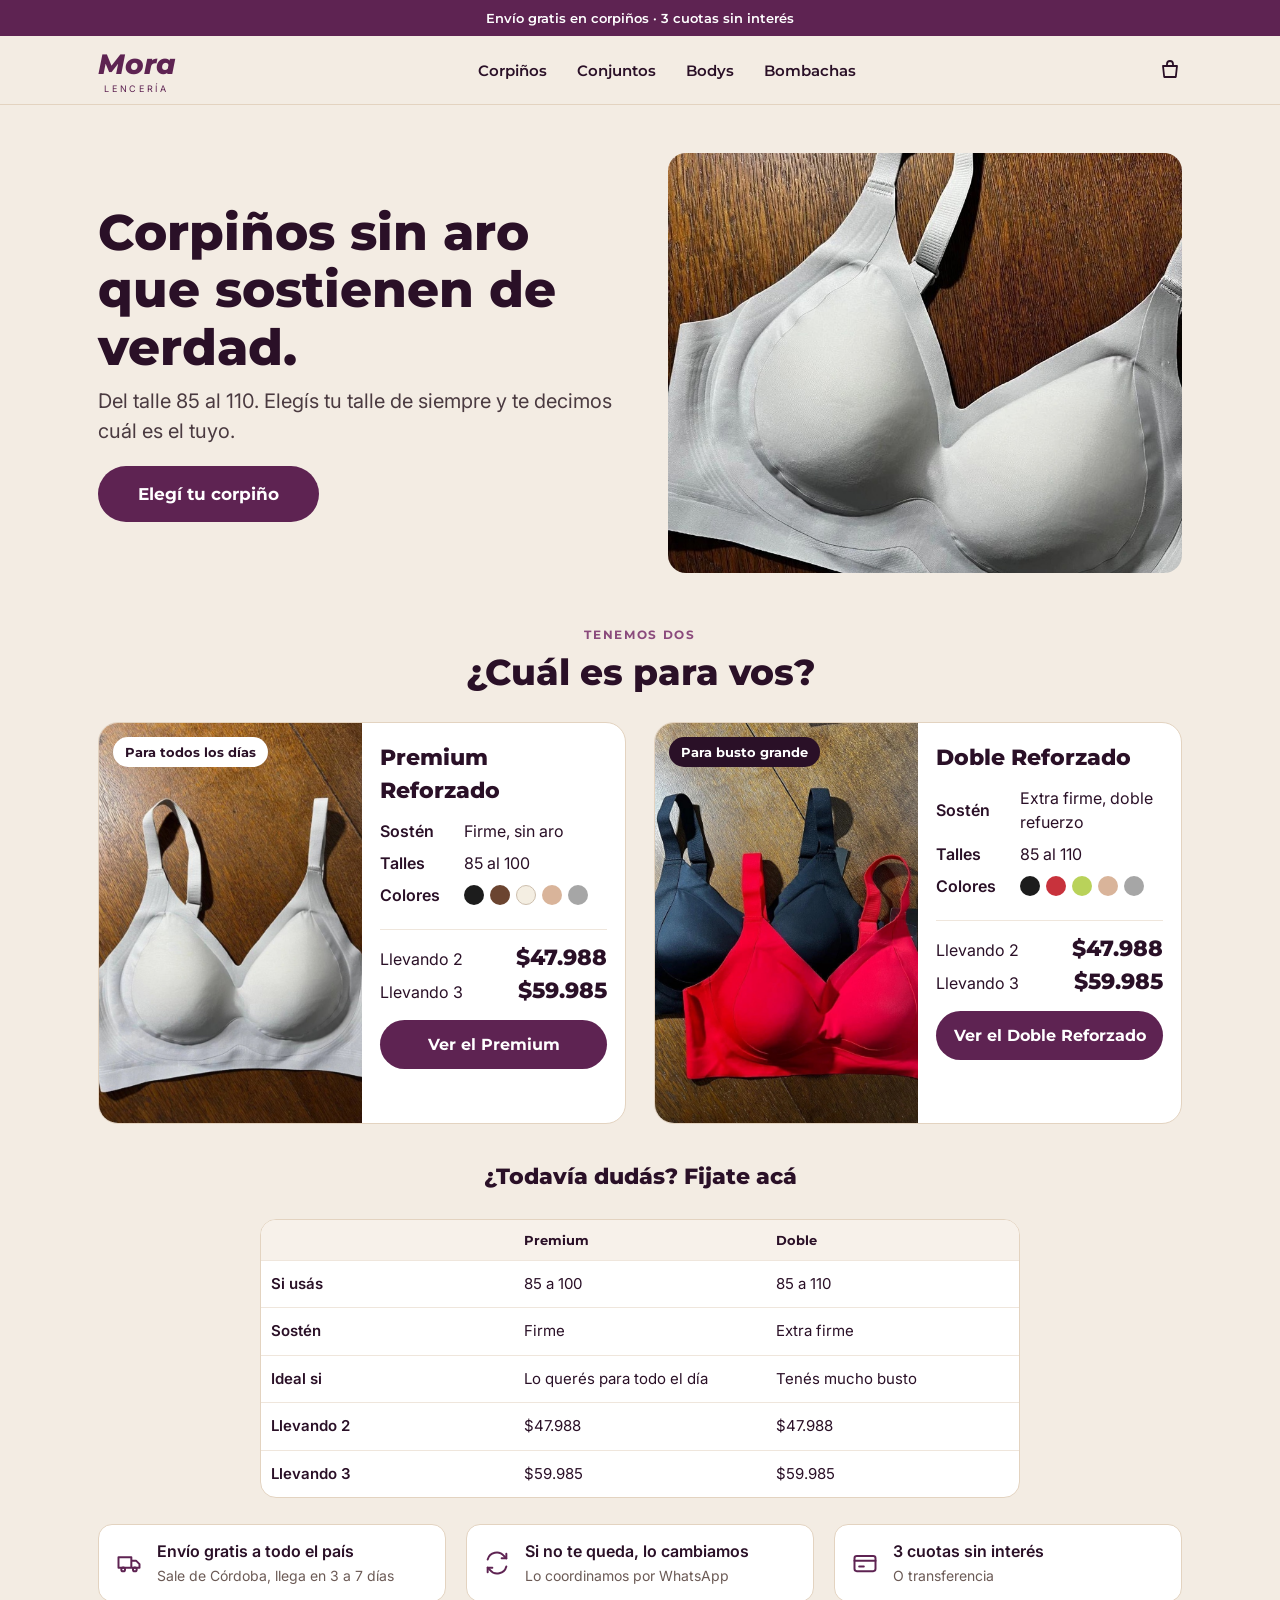
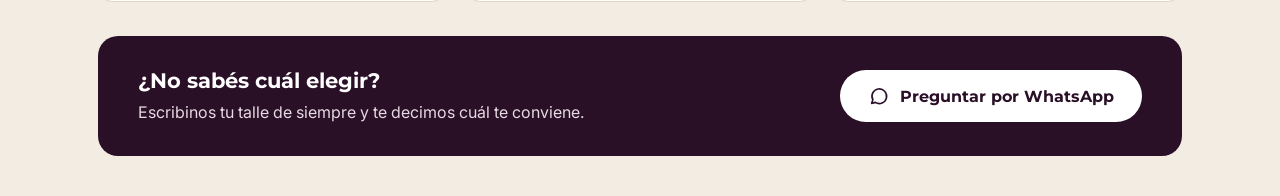
<file: index.html>
<!doctype html>
<html lang="es">
<head>
<meta charset="utf-8">
<meta name="viewport" content="width=device-width,initial-scale=1">
<title>Mora Lencería · vista previa</title>
<meta name="robots" content="noindex">
<link rel="preconnect" href="https://fonts.googleapis.com">
<link rel="stylesheet" href="https://fonts.googleapis.com/css2?family=Montserrat:wght@600;700;800&family=Inter:wght@400;600&display=swap">
<link rel="stylesheet" href="estilo.css">
</head>
<body>
<div class="barra">Envío gratis en corpiños · 3 cuotas sin interés</div>
<header class="cab"><div class="wrap">
  <span class="ico menu"><svg width="24" height="24" viewBox="0 0 24 24" fill="none" stroke="currentColor" stroke-width="1.8" stroke-linecap="round" aria-hidden="true"><path d="M4 7h16M4 12h16M4 17h16"/></svg></span>
  <a class="logo" href="index.html"><b>Mora</b><span>LENCERÍA</span></a>
  <nav class="nav"><a href="#elegi">Corpiños</a><a href="#">Conjuntos</a><a href="#">Bodys</a><a href="#">Bombachas</a></nav>
  <span class="ico"><svg width="24" height="24" viewBox="0 0 24 24" fill="none" stroke="currentColor" stroke-width="1.8" stroke-linecap="round" stroke-linejoin="round" aria-hidden="true"><path d="M5 8h14l-1.2 11H6.2z"/><path d="M9 8V6a3 3 0 0 1 6 0v2"/></svg></span>
</div></header>

<main class="wrap">
  <section class="hero">
    <img src="img/premium2.jpg" alt="Corpiño Mora sin aro">
    <div>
      <h1>Corpiños sin aro que sostienen de verdad.</h1>
      <p>Del talle 85 al 110. Elegís tu talle de siempre y te decimos cuál es el tuyo.</p>
      <a class="btn" href="#elegi">Elegí tu corpiño</a>
    </div>
  </section>

  <section id="elegi">
    <div class="centro"><span class="eti">Tenemos dos</span><h2 class="sec-t">¿Cuál es para vos?</h2></div>
    <div class="dos">
      <a class="card" href="premium.html">
        <div class="foto"><img src="img/premium.jpg" alt="Corpiño Premium Reforzado"><span class="pill">Para todos los días</span></div>
        <div class="info">
          <h3>Premium Reforzado</h3>
          <div class="dato"><b>Sostén</b><span>Firme, sin aro</span></div>
          <div class="dato"><b>Talles</b><span>85 al 100</span></div>
          <div class="dato"><b>Colores</b><span class="puntos"><i style="background:#1C1C1C"></i><i style="background:#6B4430"></i><i style="background:#F4EEE2;border:1px solid #CDBFAE"></i><i style="background:#D9B49A"></i><i style="background:#A6A6A6"></i></span></div>
          <div class="precios">
            <div><span>Llevando 2</span><strong>$47.988</strong></div>
            <div><span>Llevando 3</span><strong>$59.985</strong></div>
          </div>
          <span class="btn">Ver el Premium</span>
        </div>
      </a>
      <a class="card" href="doble.html">
        <div class="foto"><img src="img/doble.jpg" alt="Corpiño Doble Reforzado"><span class="pill osc">Para busto grande</span></div>
        <div class="info">
          <h3>Doble Reforzado</h3>
          <div class="dato"><b>Sostén</b><span>Extra firme, doble refuerzo</span></div>
          <div class="dato"><b>Talles</b><span>85 al 110</span></div>
          <div class="dato"><b>Colores</b><span class="puntos"><i style="background:#1C1C1C"></i><i style="background:#C8323C"></i><i style="background:#B9D25A"></i><i style="background:#D9B49A"></i><i style="background:#A6A6A6"></i></span></div>
          <div class="precios">
            <div><span>Llevando 2</span><strong>$47.988</strong></div>
            <div><span>Llevando 3</span><strong>$59.985</strong></div>
          </div>
          <span class="btn">Ver el Doble Reforzado</span>
        </div>
      </a>
    </div>
  </section>

  <section style="padding-top:34px">
    <h2 class="sec-t centro" style="font-size:22px">¿Todavía dudás? Fijate acá</h2>
    <div class="tabla tabla-home">
      <div class="f"><div></div><div>Premium</div><div>Doble</div></div>
      <div class="f"><div>Si usás</div><div>85 a 100</div><div>85 a 110</div></div>
      <div class="f"><div>Sostén</div><div>Firme</div><div>Extra firme</div></div>
      <div class="f"><div>Ideal si</div><div>Lo querés para todo el día</div><div>Tenés mucho busto</div></div>
      <div class="f"><div>Llevando 2</div><div>$47.988</div><div>$47.988</div></div>
      <div class="f"><div>Llevando 3</div><div>$59.985</div><div>$59.985</div></div>
    </div>
  </section>

  <section class="conf">
    <div><svg width="28" height="28" viewBox="0 0 24 24" fill="none" stroke="#5E2352" stroke-width="1.7" stroke-linecap="round" stroke-linejoin="round" aria-hidden="true"><path d="M3 7h11v9H3zM14 10h4l3 3v3h-7z"/><circle cx="7" cy="17.5" r="1.6"/><circle cx="17" cy="17.5" r="1.6"/></svg><span><b>Envío gratis a todo el país</b><small>Sale de Córdoba, llega en 3 a 7 días</small></span></div>
    <div><svg width="28" height="28" viewBox="0 0 24 24" fill="none" stroke="#5E2352" stroke-width="1.7" stroke-linecap="round" stroke-linejoin="round" aria-hidden="true"><path d="M4 9a8 8 0 0 1 14-3l2 2M20 15a8 8 0 0 1-14 3l-2-2"/><path d="M20 4v4h-4M4 20v-4h4"/></svg><span><b>Si no te queda, lo cambiamos</b><small>Lo coordinamos por WhatsApp</small></span></div>
    <div><svg width="28" height="28" viewBox="0 0 24 24" fill="none" stroke="#5E2352" stroke-width="1.7" stroke-linecap="round" stroke-linejoin="round" aria-hidden="true"><rect x="3" y="6" width="18" height="13" rx="2"/><path d="M3 10h18M7 15h4"/></svg><span><b>3 cuotas sin interés</b><small>O transferencia</small></span></div>
  </section>

  <section class="cierre">
    <div class="txt"><h2>¿No sabés cuál elegir?</h2><p>Escribinos tu talle de siempre y te decimos cuál te conviene.</p></div>
    <a class="wa" href="#"><svg width="22" height="22" viewBox="0 0 24 24" fill="none" stroke="currentColor" stroke-width="1.8" stroke-linecap="round" stroke-linejoin="round" aria-hidden="true"><path d="M4 20l1.3-3.9A8 8 0 1 1 8 19z"/></svg>Preguntar por WhatsApp</a>
  </section>
</main>
</body>
</html>
</file>
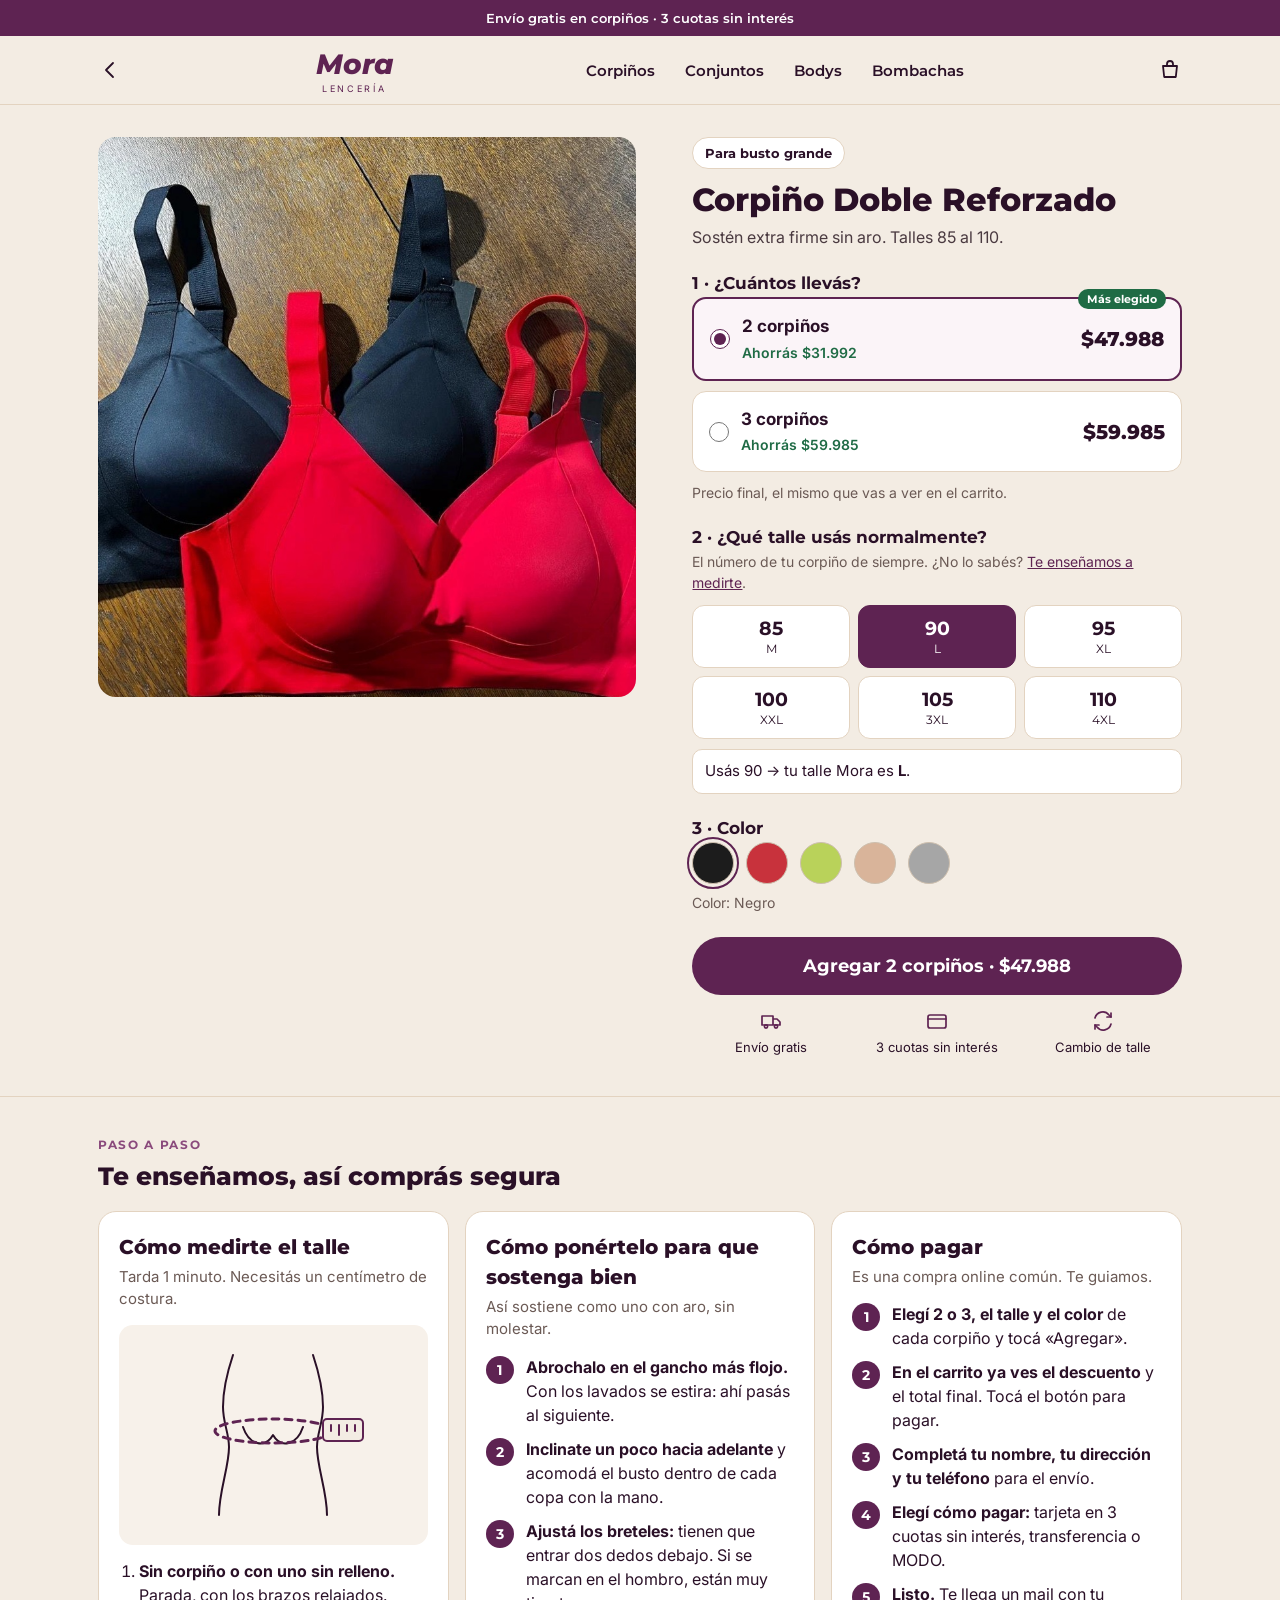
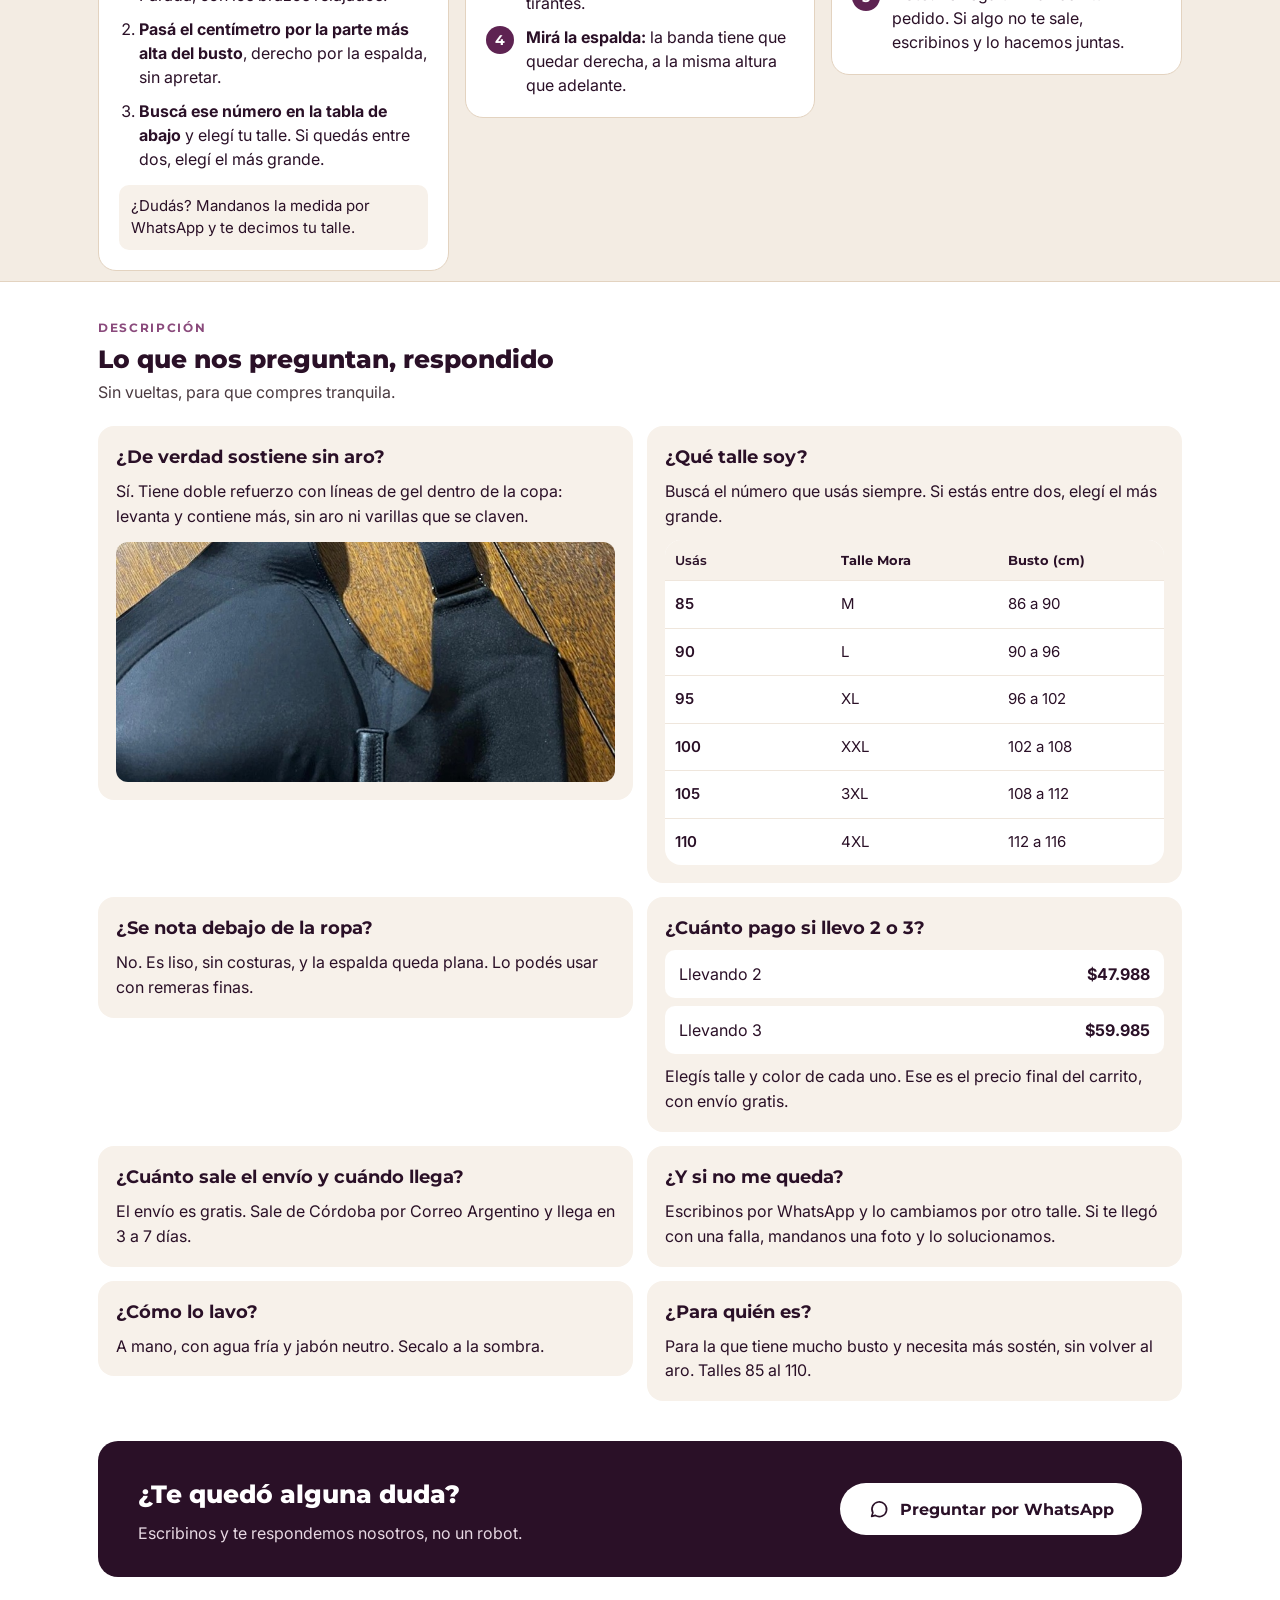
<file: doble.html>
<!doctype html>
<html lang="es">
<head>
<meta charset="utf-8">
<meta name="viewport" content="width=device-width,initial-scale=1">
<title>Corpiño Doble Reforzado · Mora Lencería (vista previa)</title>
<meta name="robots" content="noindex">
<link rel="preconnect" href="https://fonts.googleapis.com">
<link rel="stylesheet" href="https://fonts.googleapis.com/css2?family=Montserrat:wght@600;700;800&family=Inter:wght@400;600&display=swap">
<link rel="stylesheet" href="estilo.css">
</head>
<body>
<div class="barra">Envío gratis en corpiños · 3 cuotas sin interés</div>
<header class="cab"><div class="wrap">
  <a class="ico" href="index.html" aria-label="Volver al inicio"><svg width="24" height="24" viewBox="0 0 24 24" fill="none" stroke="#2A1027" stroke-width="1.8" stroke-linecap="round" stroke-linejoin="round" aria-hidden="true"><path d="M15 5l-7 7 7 7"/></svg></a>
  <a class="logo" href="index.html"><b>Mora</b><span>LENCERÍA</span></a>
  <nav class="nav"><a href="index.html#elegi">Corpiños</a><a href="#">Conjuntos</a><a href="#">Bodys</a><a href="#">Bombachas</a></nav>
  <span class="ico"><svg width="24" height="24" viewBox="0 0 24 24" fill="none" stroke="#2A1027" stroke-width="1.8" stroke-linecap="round" stroke-linejoin="round" aria-hidden="true"><path d="M5 8h14l-1.2 11H6.2z"/><path d="M9 8V6a3 3 0 0 1 6 0v2"/></svg></span>
</div></header>

<main class="wrap">
  <div class="ficha">
    <div class="galeria"><img src="img/doble.jpg" alt="Corpiño Doble Reforzado"></div>
    <div class="compra">
      <span class="pill" style="border:1px solid #E3D3C0">Para busto grande</span>
      <h1>Corpiño Doble Reforzado</h1>
      <p class="sub">Sostén extra firme sin aro. Talles 85 al 110.</p>

      <div class="paso">1 · ¿Cuántos llevás?</div>
      <div class="packs">
        <label class="pack"><span class="tag">Más elegido</span><input type="radio" name="pack" value="2" data-p="$47.988" checked><span class="n"><b>2 corpiños</b><em>Ahorrás $31.992</em></span><span class="p">$47.988</span></label>
        <label class="pack"><input type="radio" name="pack" value="3" data-p="$59.985"><span class="n"><b>3 corpiños</b><em>Ahorrás $59.985</em></span><span class="p">$59.985</span></label>
      </div>
      <p class="ayuda" style="margin-top:10px">Precio final, el mismo que vas a ver en el carrito.</p>

      <div class="paso">2 · ¿Qué talle usás normalmente?</div>
      <p class="ayuda">El número de tu corpiño de siempre. ¿No lo sabés? <a href="#medirte">Te enseñamos a medirte</a>.</p>
      <div class="talles seis"><button type="button" class="talle" data-n="85" data-t="M"><b>85</b><span>M</span></button><button type="button" class="talle on" data-n="90" data-t="L"><b>90</b><span>L</span></button><button type="button" class="talle" data-n="95" data-t="XL"><b>95</b><span>XL</span></button><button type="button" class="talle" data-n="100" data-t="XXL"><b>100</b><span>XXL</span></button><button type="button" class="talle" data-n="105" data-t="3XL"><b>105</b><span>3XL</span></button><button type="button" class="talle" data-n="110" data-t="4XL"><b>110</b><span>4XL</span></button></div>
      <div class="aviso" id="aviso">Usás 90 → tu talle Mora es <b>L</b>.</div>

      <div class="paso">3 · Color</div>
      <div class="colores"><button type="button" class="color on" data-c="Negro" aria-label="Negro" style="background:#1C1C1C"></button><button type="button" class="color" data-c="Rojo" aria-label="Rojo" style="background:#C8323C"></button><button type="button" class="color" data-c="Verde lima" aria-label="Verde lima" style="background:#B9D25A"></button><button type="button" class="color" data-c="Nude" aria-label="Nude" style="background:#D9B49A"></button><button type="button" class="color" data-c="Gris" aria-label="Gris" style="background:#A6A6A6"></button></div>
      <div class="color-n" id="colorn">Color: Negro</div>

      <button type="button" class="btn agregar" id="agregar">Agregar 2 corpiños · $47.988</button>
      <div class="mini"><div><svg width="24" height="24" viewBox="0 0 24 24" fill="none" stroke="#5E2352" stroke-width="1.7" stroke-linecap="round" stroke-linejoin="round" aria-hidden="true"><path d="M3 7h11v9H3zM14 10h4l3 3v3h-7z"/><circle cx="7" cy="17.5" r="1.6"/><circle cx="17" cy="17.5" r="1.6"/></svg>Envío gratis</div><div><svg width="24" height="24" viewBox="0 0 24 24" fill="none" stroke="#5E2352" stroke-width="1.7" stroke-linecap="round" stroke-linejoin="round" aria-hidden="true"><rect x="3" y="6" width="18" height="13" rx="2"/><path d="M3 10h18"/></svg>3 cuotas sin interés</div><div><svg width="24" height="24" viewBox="0 0 24 24" fill="none" stroke="#5E2352" stroke-width="1.7" stroke-linecap="round" stroke-linejoin="round" aria-hidden="true"><path d="M4 9a8 8 0 0 1 14-3l2 2M20 15a8 8 0 0 1-14 3l-2-2"/><path d="M20 4v4h-4M4 20v-4h4"/></svg>Cambio de talle</div></div>
    </div>
  </div>
</main>

<section class="guias"><div class="wrap">
  <span class="eti">Paso a paso</span>
  <h2>Te enseñamos, así comprás segura</h2>
  <div class="guia-g">

  <article class="guia" id="medirte">
    <h3>Cómo medirte el talle</h3>
    <p class="g-sub">Tarda 1 minuto. Necesitás un centímetro de costura.</p>
    <div class="g-dib" aria-hidden="true">
      <svg viewBox="0 0 220 200" width="220" height="200" fill="none" stroke="#2A1027" stroke-width="2" stroke-linecap="round" stroke-linejoin="round">
        <path d="M70 20c-6 18-10 34-10 52 0 16 6 26 6 40 0 20-10 44-10 68"/>
        <path d="M150 20c6 18 10 34 10 52 0 16-6 26-6 40 0 20 10 44 10 68"/>
        <path d="M80 92c6 18 22 22 30 8 8 14 24 10 30-8"/>
        <ellipse cx="110" cy="96" rx="58" ry="12" stroke="#5E2352" stroke-width="3" stroke-dasharray="7 6"/>
        <rect x="160" y="84" width="40" height="22" rx="4" fill="#F3ECE3" stroke="#5E2352"/>
        <path d="M168 90v6M176 90v10M184 90v6M192 90v6" stroke="#5E2352"/>
      </svg>
    </div>
    <ol class="pasos">
      <li><b>Sin corpiño o con uno sin relleno.</b> Parada, con los brazos relajados.</li>
      <li><b>Pasá el centímetro por la parte más alta del busto</b>, derecho por la espalda, sin apretar.</li>
      <li><b>Buscá ese número en la tabla de abajo</b> y elegí tu talle. Si quedás entre dos, elegí el más grande.</li>
    </ol>
    <p class="g-nota">¿Dudás? Mandanos la medida por WhatsApp y te decimos tu talle.</p>
  </article>

  <article class="guia">
    <h3>Cómo ponértelo para que sostenga bien</h3>
    <p class="g-sub">Así sostiene como uno con aro, sin molestar.</p>
    <ol class="pasos num">
      <li><span class="n">1</span><span><b>Abrochalo en el gancho más flojo.</b> Con los lavados se estira: ahí pasás al siguiente.</span></li>
      <li><span class="n">2</span><span><b>Inclinate un poco hacia adelante</b> y acomodá el busto dentro de cada copa con la mano.</span></li>
      <li><span class="n">3</span><span><b>Ajustá los breteles:</b> tienen que entrar dos dedos debajo. Si se marcan en el hombro, están muy tirantes.</span></li>
      <li><span class="n">4</span><span><b>Mirá la espalda:</b> la banda tiene que quedar derecha, a la misma altura que adelante.</span></li>
    </ol>
  </article>

  <article class="guia">
    <h3>Cómo pagar</h3>
    <p class="g-sub">Es una compra online común. Te guiamos.</p>
    <ol class="pasos num">
      <li><span class="n">1</span><span><b>Elegí 2 o 3, el talle y el color</b> de cada corpiño y tocá «Agregar».</span></li>
      <li><span class="n">2</span><span><b>En el carrito ya ves el descuento</b> y el total final. Tocá el botón para pagar.</span></li>
      <li><span class="n">3</span><span><b>Completá tu nombre, tu dirección y tu teléfono</b> para el envío.</span></li>
      <li><span class="n">4</span><span><b>Elegí cómo pagar:</b> tarjeta en 3 cuotas sin interés, transferencia o MODO.</span></li>
      <li><span class="n">5</span><span><b>Listo.</b> Te llega un mail con tu pedido. Si algo no te sale, escribinos y lo hacemos juntas.</span></li>
    </ol>
  </article>
  </div>
</div></section>

<section class="desc"><div class="wrap">
  <span class="eti">Descripción</span>
  <h2>Lo que nos preguntan, respondido</h2>
  <p class="intro">Sin vueltas, para que compres tranquila.</p>
  <div class="preg">
    <div class="q"><h3>¿De verdad sostiene sin aro?</h3><p>Sí. Tiene doble refuerzo con líneas de gel dentro de la copa: levanta y contiene más, sin aro ni varillas que se claven.</p><img src="img/doble2.jpg" alt="Detalle del Corpiño Doble Reforzado"></div>
    <div class="q"><h3>¿Qué talle soy?</h3><p>Buscá el número que usás siempre. Si estás entre dos, elegí el más grande.</p>
      <div class="tabla"><div class="f"><div>Usás</div><div>Talle Mora</div><div>Busto (cm)</div></div><div class="f"><div>85</div><div>M</div><div>86 a 90</div></div><div class="f"><div>90</div><div>L</div><div>90 a 96</div></div><div class="f"><div>95</div><div>XL</div><div>96 a 102</div></div><div class="f"><div>100</div><div>XXL</div><div>102 a 108</div></div><div class="f"><div>105</div><div>3XL</div><div>108 a 112</div></div><div class="f"><div>110</div><div>4XL</div><div>112 a 116</div></div></div></div>
    <div class="q"><h3>¿Se nota debajo de la ropa?</h3><p>No. Es liso, sin costuras, y la espalda queda plana. Lo podés usar con remeras finas.</p></div>
    <div class="q"><h3>¿Cuánto pago si llevo 2 o 3?</h3>
      <div class="lista"><div><span>Llevando 2</span><b>$47.988</b></div><div><span>Llevando 3</span><b>$59.985</b></div></div>
      <p style="margin-top:10px">Elegís talle y color de cada uno. Ese es el precio final del carrito, con envío gratis.</p></div>
    <div class="q"><h3>¿Cuánto sale el envío y cuándo llega?</h3><p>El envío es gratis. Sale de Córdoba por Correo Argentino y llega en 3 a 7 días.</p></div>
    <div class="q"><h3>¿Y si no me queda?</h3><p>Escribinos por WhatsApp y lo cambiamos por otro talle. Si te llegó con una falla, mandanos una foto y lo solucionamos.</p></div>
    <div class="q"><h3>¿Cómo lo lavo?</h3><p>A mano, con agua fría y jabón neutro. Secalo a la sombra.</p></div>
    <div class="q"><h3>¿Para quién es?</h3><p>Para la que tiene mucho busto y necesita más sostén, sin volver al aro. Talles 85 al 110.</p></div>
    <div class="cierre"><div class="txt"><h2>¿Te quedó alguna duda?</h2><p>Escribinos y te respondemos nosotros, no un robot.</p></div>
      <a class="wa" href="#"><svg width="22" height="22" viewBox="0 0 24 24" fill="none" stroke="currentColor" stroke-width="1.8" stroke-linecap="round" stroke-linejoin="round" aria-hidden="true"><path d="M4 20l1.3-3.9A8 8 0 1 1 8 19z"/></svg>Preguntar por WhatsApp</a></div>
  </div>
</div></section>

<script>
(function(){
  var btn=document.getElementById('agregar'), aviso=document.getElementById('aviso'), cn=document.getElementById('colorn');
  function pack(){var r=document.querySelector('input[name=pack]:checked');btn.textContent='Agregar '+r.value+' corpiños · '+r.dataset.p;}
  document.querySelectorAll('input[name=pack]').forEach(function(r){r.addEventListener('change',pack);});
  document.querySelectorAll('.talle').forEach(function(b){b.addEventListener('click',function(){
    document.querySelectorAll('.talle').forEach(function(x){x.classList.remove('on');});b.classList.add('on');
    aviso.innerHTML='Usás '+b.dataset.n+' → tu talle Mora es <b>'+b.dataset.t+'</b>.';});});
  document.querySelectorAll('.color').forEach(function(b){b.addEventListener('click',function(){
    document.querySelectorAll('.color').forEach(function(x){x.classList.remove('on');});b.classList.add('on');cn.textContent='Color: '+b.dataset.c;});});
  btn.addEventListener('click',function(){btn.textContent='Listo: así se vería al agregar';setTimeout(pack,1600);});
})();
</script>
</body>
</html>
</file>
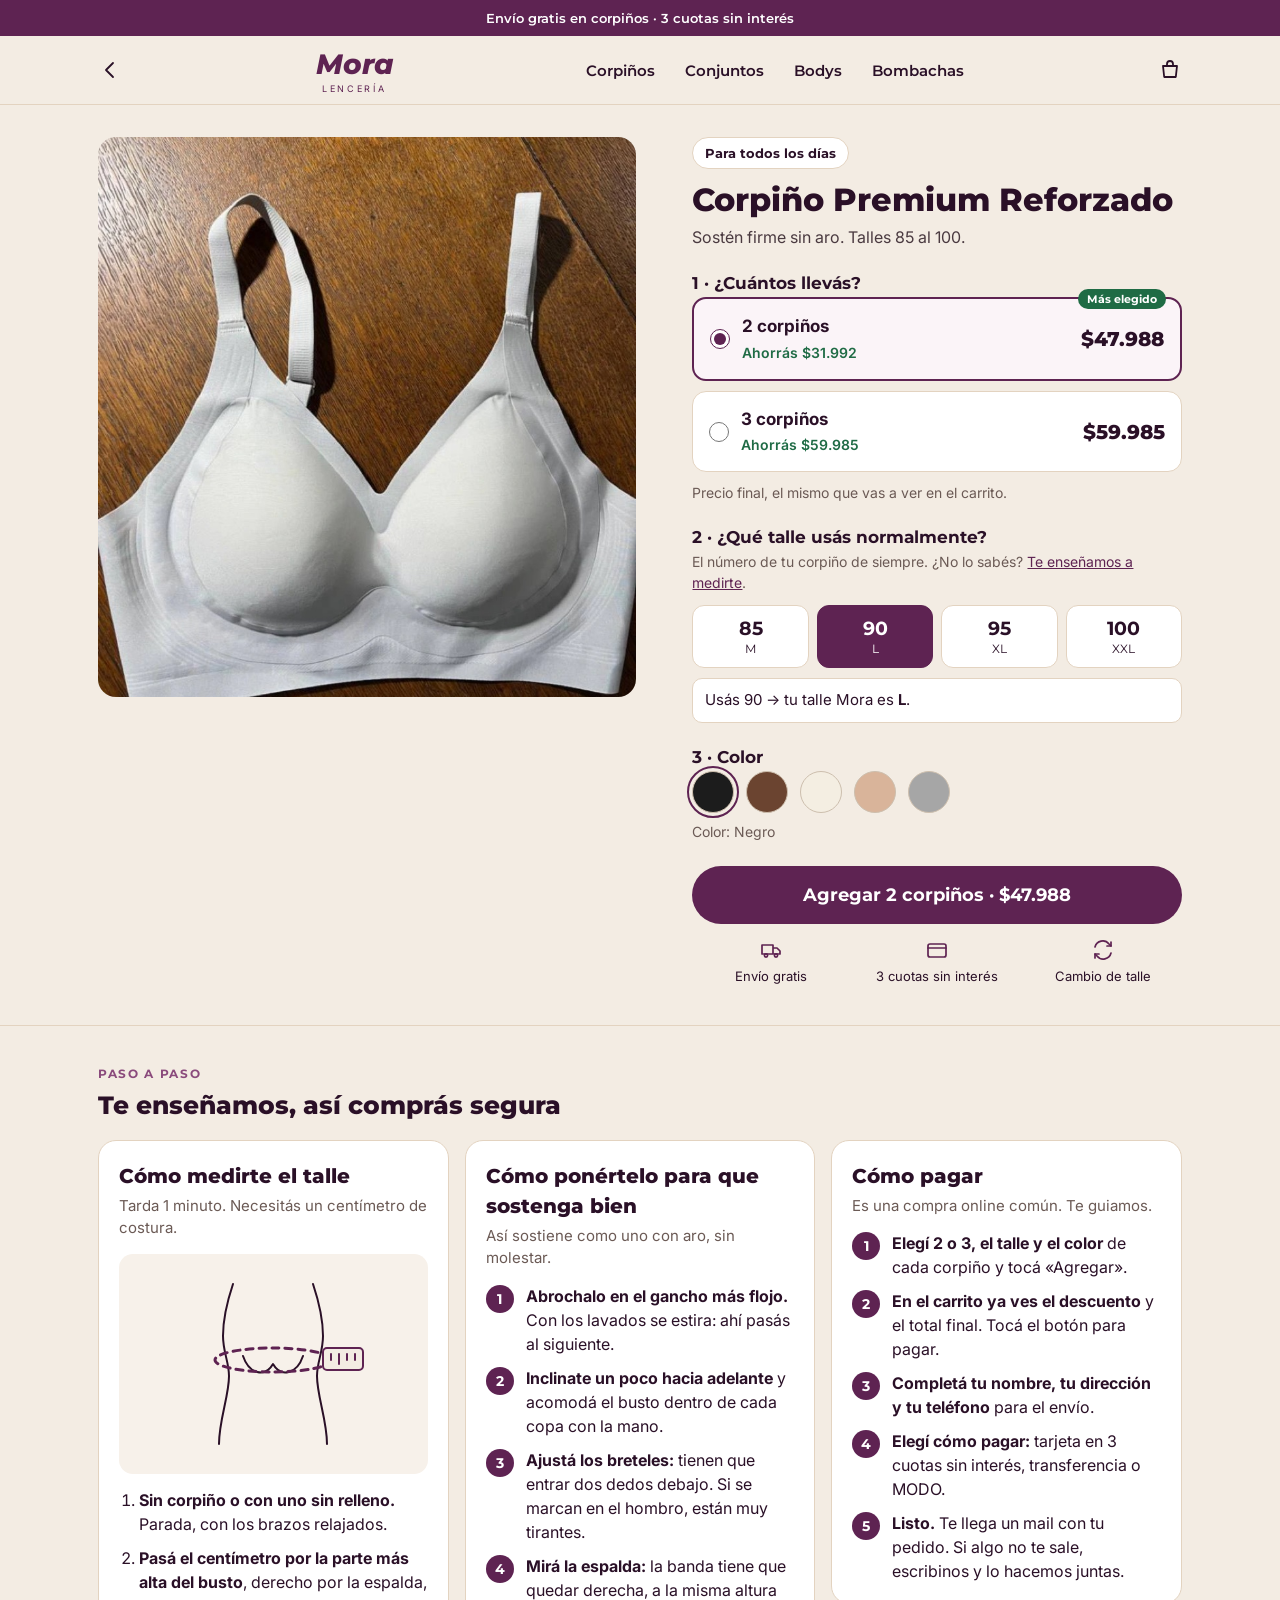
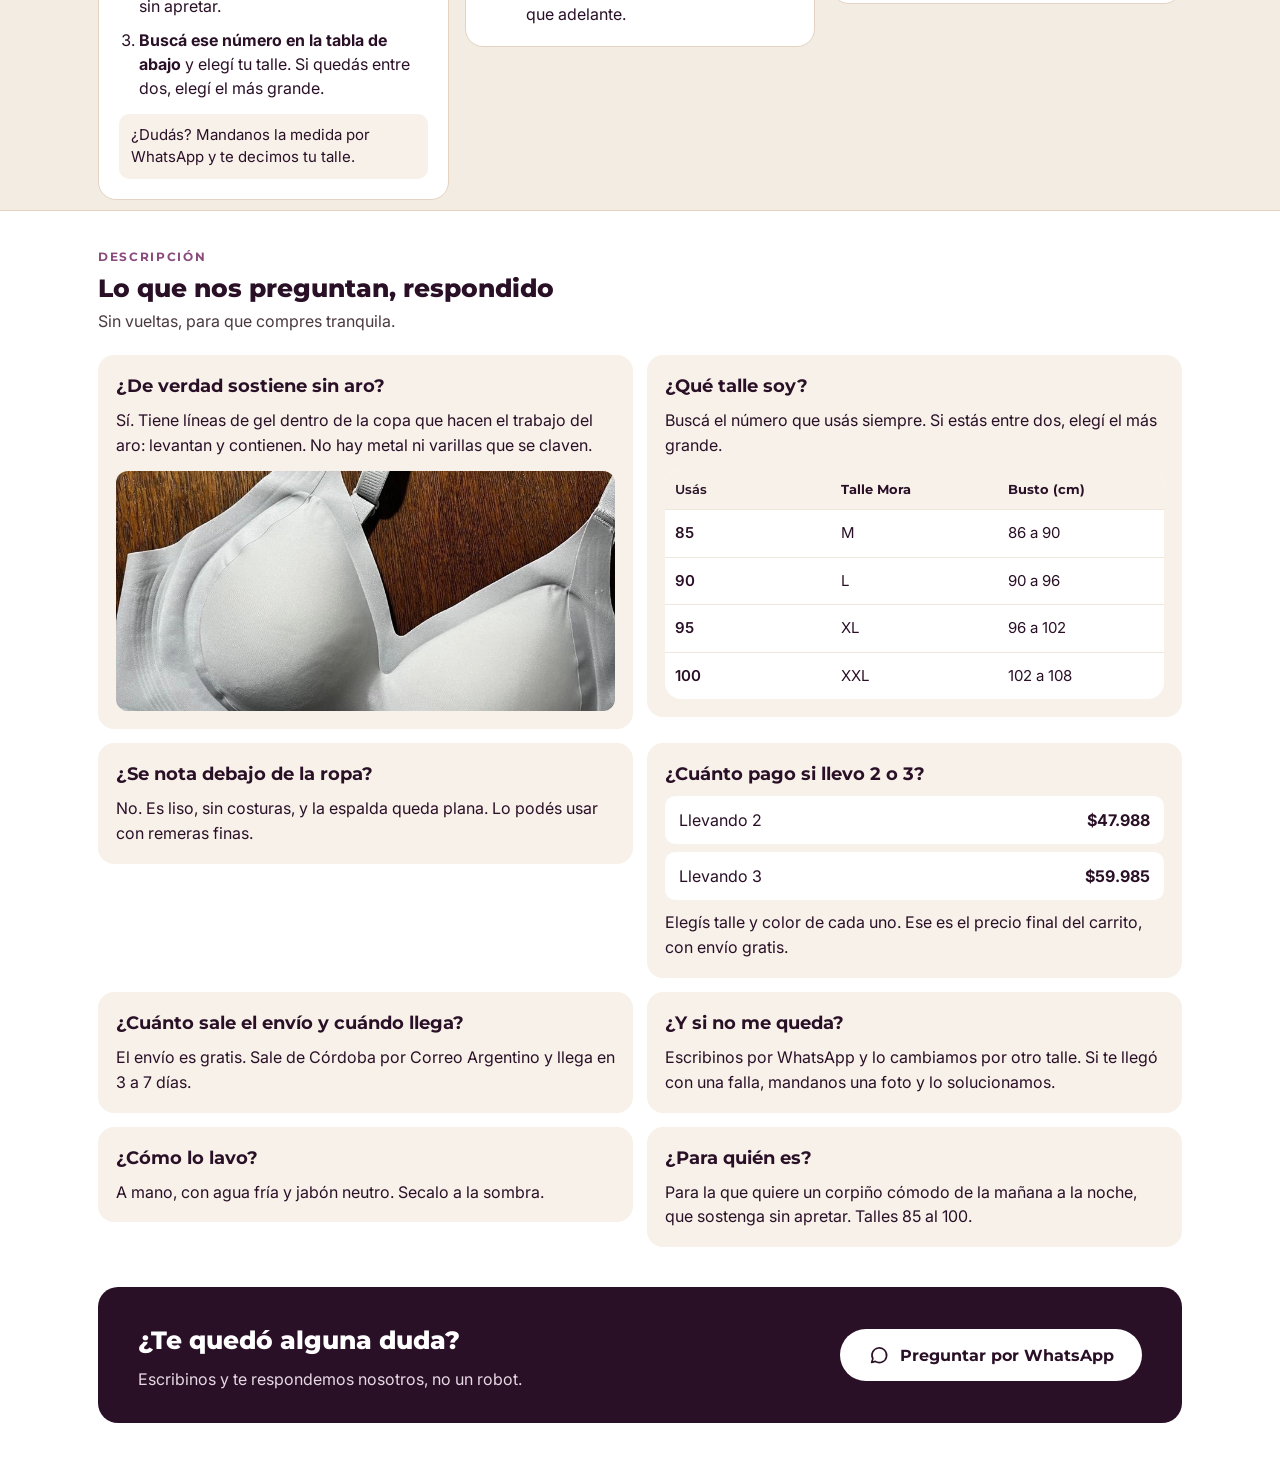
<file: premium.html>
<!doctype html>
<html lang="es">
<head>
<meta charset="utf-8">
<meta name="viewport" content="width=device-width,initial-scale=1">
<title>Corpiño Premium Reforzado · Mora Lencería (vista previa)</title>
<meta name="robots" content="noindex">
<link rel="preconnect" href="https://fonts.googleapis.com">
<link rel="stylesheet" href="https://fonts.googleapis.com/css2?family=Montserrat:wght@600;700;800&family=Inter:wght@400;600&display=swap">
<link rel="stylesheet" href="estilo.css">
</head>
<body>
<div class="barra">Envío gratis en corpiños · 3 cuotas sin interés</div>
<header class="cab"><div class="wrap">
  <a class="ico" href="index.html" aria-label="Volver al inicio"><svg width="24" height="24" viewBox="0 0 24 24" fill="none" stroke="#2A1027" stroke-width="1.8" stroke-linecap="round" stroke-linejoin="round" aria-hidden="true"><path d="M15 5l-7 7 7 7"/></svg></a>
  <a class="logo" href="index.html"><b>Mora</b><span>LENCERÍA</span></a>
  <nav class="nav"><a href="index.html#elegi">Corpiños</a><a href="#">Conjuntos</a><a href="#">Bodys</a><a href="#">Bombachas</a></nav>
  <span class="ico"><svg width="24" height="24" viewBox="0 0 24 24" fill="none" stroke="#2A1027" stroke-width="1.8" stroke-linecap="round" stroke-linejoin="round" aria-hidden="true"><path d="M5 8h14l-1.2 11H6.2z"/><path d="M9 8V6a3 3 0 0 1 6 0v2"/></svg></span>
</div></header>

<main class="wrap">
  <div class="ficha">
    <div class="galeria"><img src="img/premium.jpg" alt="Corpiño Premium Reforzado"></div>
    <div class="compra">
      <span class="pill" style="border:1px solid #E3D3C0">Para todos los días</span>
      <h1>Corpiño Premium Reforzado</h1>
      <p class="sub">Sostén firme sin aro. Talles 85 al 100.</p>

      <div class="paso">1 · ¿Cuántos llevás?</div>
      <div class="packs">
        <label class="pack"><span class="tag">Más elegido</span><input type="radio" name="pack" value="2" data-p="$47.988" checked><span class="n"><b>2 corpiños</b><em>Ahorrás $31.992</em></span><span class="p">$47.988</span></label>
        <label class="pack"><input type="radio" name="pack" value="3" data-p="$59.985"><span class="n"><b>3 corpiños</b><em>Ahorrás $59.985</em></span><span class="p">$59.985</span></label>
      </div>
      <p class="ayuda" style="margin-top:10px">Precio final, el mismo que vas a ver en el carrito.</p>

      <div class="paso">2 · ¿Qué talle usás normalmente?</div>
      <p class="ayuda">El número de tu corpiño de siempre. ¿No lo sabés? <a href="#medirte">Te enseñamos a medirte</a>.</p>
      <div class="talles"><button type="button" class="talle" data-n="85" data-t="M"><b>85</b><span>M</span></button><button type="button" class="talle on" data-n="90" data-t="L"><b>90</b><span>L</span></button><button type="button" class="talle" data-n="95" data-t="XL"><b>95</b><span>XL</span></button><button type="button" class="talle" data-n="100" data-t="XXL"><b>100</b><span>XXL</span></button></div>
      <div class="aviso" id="aviso">Usás 90 → tu talle Mora es <b>L</b>.</div>

      <div class="paso">3 · Color</div>
      <div class="colores"><button type="button" class="color on" data-c="Negro" aria-label="Negro" style="background:#1C1C1C"></button><button type="button" class="color" data-c="Marrón" aria-label="Marrón" style="background:#6B4430"></button><button type="button" class="color" data-c="Blanco crema" aria-label="Blanco crema" style="background:#F4EEE2"></button><button type="button" class="color" data-c="Nude" aria-label="Nude" style="background:#D9B49A"></button><button type="button" class="color" data-c="Gris" aria-label="Gris" style="background:#A6A6A6"></button></div>
      <div class="color-n" id="colorn">Color: Negro</div>

      <button type="button" class="btn agregar" id="agregar">Agregar 2 corpiños · $47.988</button>
      <div class="mini"><div><svg width="24" height="24" viewBox="0 0 24 24" fill="none" stroke="#5E2352" stroke-width="1.7" stroke-linecap="round" stroke-linejoin="round" aria-hidden="true"><path d="M3 7h11v9H3zM14 10h4l3 3v3h-7z"/><circle cx="7" cy="17.5" r="1.6"/><circle cx="17" cy="17.5" r="1.6"/></svg>Envío gratis</div><div><svg width="24" height="24" viewBox="0 0 24 24" fill="none" stroke="#5E2352" stroke-width="1.7" stroke-linecap="round" stroke-linejoin="round" aria-hidden="true"><rect x="3" y="6" width="18" height="13" rx="2"/><path d="M3 10h18"/></svg>3 cuotas sin interés</div><div><svg width="24" height="24" viewBox="0 0 24 24" fill="none" stroke="#5E2352" stroke-width="1.7" stroke-linecap="round" stroke-linejoin="round" aria-hidden="true"><path d="M4 9a8 8 0 0 1 14-3l2 2M20 15a8 8 0 0 1-14 3l-2-2"/><path d="M20 4v4h-4M4 20v-4h4"/></svg>Cambio de talle</div></div>
    </div>
  </div>
</main>

<section class="guias"><div class="wrap">
  <span class="eti">Paso a paso</span>
  <h2>Te enseñamos, así comprás segura</h2>
  <div class="guia-g">

  <article class="guia" id="medirte">
    <h3>Cómo medirte el talle</h3>
    <p class="g-sub">Tarda 1 minuto. Necesitás un centímetro de costura.</p>
    <div class="g-dib" aria-hidden="true">
      <svg viewBox="0 0 220 200" width="220" height="200" fill="none" stroke="#2A1027" stroke-width="2" stroke-linecap="round" stroke-linejoin="round">
        <path d="M70 20c-6 18-10 34-10 52 0 16 6 26 6 40 0 20-10 44-10 68"/>
        <path d="M150 20c6 18 10 34 10 52 0 16-6 26-6 40 0 20 10 44 10 68"/>
        <path d="M80 92c6 18 22 22 30 8 8 14 24 10 30-8"/>
        <ellipse cx="110" cy="96" rx="58" ry="12" stroke="#5E2352" stroke-width="3" stroke-dasharray="7 6"/>
        <rect x="160" y="84" width="40" height="22" rx="4" fill="#F3ECE3" stroke="#5E2352"/>
        <path d="M168 90v6M176 90v10M184 90v6M192 90v6" stroke="#5E2352"/>
      </svg>
    </div>
    <ol class="pasos">
      <li><b>Sin corpiño o con uno sin relleno.</b> Parada, con los brazos relajados.</li>
      <li><b>Pasá el centímetro por la parte más alta del busto</b>, derecho por la espalda, sin apretar.</li>
      <li><b>Buscá ese número en la tabla de abajo</b> y elegí tu talle. Si quedás entre dos, elegí el más grande.</li>
    </ol>
    <p class="g-nota">¿Dudás? Mandanos la medida por WhatsApp y te decimos tu talle.</p>
  </article>

  <article class="guia">
    <h3>Cómo ponértelo para que sostenga bien</h3>
    <p class="g-sub">Así sostiene como uno con aro, sin molestar.</p>
    <ol class="pasos num">
      <li><span class="n">1</span><span><b>Abrochalo en el gancho más flojo.</b> Con los lavados se estira: ahí pasás al siguiente.</span></li>
      <li><span class="n">2</span><span><b>Inclinate un poco hacia adelante</b> y acomodá el busto dentro de cada copa con la mano.</span></li>
      <li><span class="n">3</span><span><b>Ajustá los breteles:</b> tienen que entrar dos dedos debajo. Si se marcan en el hombro, están muy tirantes.</span></li>
      <li><span class="n">4</span><span><b>Mirá la espalda:</b> la banda tiene que quedar derecha, a la misma altura que adelante.</span></li>
    </ol>
  </article>

  <article class="guia">
    <h3>Cómo pagar</h3>
    <p class="g-sub">Es una compra online común. Te guiamos.</p>
    <ol class="pasos num">
      <li><span class="n">1</span><span><b>Elegí 2 o 3, el talle y el color</b> de cada corpiño y tocá «Agregar».</span></li>
      <li><span class="n">2</span><span><b>En el carrito ya ves el descuento</b> y el total final. Tocá el botón para pagar.</span></li>
      <li><span class="n">3</span><span><b>Completá tu nombre, tu dirección y tu teléfono</b> para el envío.</span></li>
      <li><span class="n">4</span><span><b>Elegí cómo pagar:</b> tarjeta en 3 cuotas sin interés, transferencia o MODO.</span></li>
      <li><span class="n">5</span><span><b>Listo.</b> Te llega un mail con tu pedido. Si algo no te sale, escribinos y lo hacemos juntas.</span></li>
    </ol>
  </article>
  </div>
</div></section>

<section class="desc"><div class="wrap">
  <span class="eti">Descripción</span>
  <h2>Lo que nos preguntan, respondido</h2>
  <p class="intro">Sin vueltas, para que compres tranquila.</p>
  <div class="preg">
    <div class="q"><h3>¿De verdad sostiene sin aro?</h3><p>Sí. Tiene líneas de gel dentro de la copa que hacen el trabajo del aro: levantan y contienen. No hay metal ni varillas que se claven.</p><img src="img/premium2.jpg" alt="Detalle del Corpiño Premium Reforzado"></div>
    <div class="q"><h3>¿Qué talle soy?</h3><p>Buscá el número que usás siempre. Si estás entre dos, elegí el más grande.</p>
      <div class="tabla"><div class="f"><div>Usás</div><div>Talle Mora</div><div>Busto (cm)</div></div><div class="f"><div>85</div><div>M</div><div>86 a 90</div></div><div class="f"><div>90</div><div>L</div><div>90 a 96</div></div><div class="f"><div>95</div><div>XL</div><div>96 a 102</div></div><div class="f"><div>100</div><div>XXL</div><div>102 a 108</div></div></div></div>
    <div class="q"><h3>¿Se nota debajo de la ropa?</h3><p>No. Es liso, sin costuras, y la espalda queda plana. Lo podés usar con remeras finas.</p></div>
    <div class="q"><h3>¿Cuánto pago si llevo 2 o 3?</h3>
      <div class="lista"><div><span>Llevando 2</span><b>$47.988</b></div><div><span>Llevando 3</span><b>$59.985</b></div></div>
      <p style="margin-top:10px">Elegís talle y color de cada uno. Ese es el precio final del carrito, con envío gratis.</p></div>
    <div class="q"><h3>¿Cuánto sale el envío y cuándo llega?</h3><p>El envío es gratis. Sale de Córdoba por Correo Argentino y llega en 3 a 7 días.</p></div>
    <div class="q"><h3>¿Y si no me queda?</h3><p>Escribinos por WhatsApp y lo cambiamos por otro talle. Si te llegó con una falla, mandanos una foto y lo solucionamos.</p></div>
    <div class="q"><h3>¿Cómo lo lavo?</h3><p>A mano, con agua fría y jabón neutro. Secalo a la sombra.</p></div>
    <div class="q"><h3>¿Para quién es?</h3><p>Para la que quiere un corpiño cómodo de la mañana a la noche, que sostenga sin apretar. Talles 85 al 100.</p></div>
    <div class="cierre"><div class="txt"><h2>¿Te quedó alguna duda?</h2><p>Escribinos y te respondemos nosotros, no un robot.</p></div>
      <a class="wa" href="#"><svg width="22" height="22" viewBox="0 0 24 24" fill="none" stroke="currentColor" stroke-width="1.8" stroke-linecap="round" stroke-linejoin="round" aria-hidden="true"><path d="M4 20l1.3-3.9A8 8 0 1 1 8 19z"/></svg>Preguntar por WhatsApp</a></div>
  </div>
</div></section>

<script>
(function(){
  var btn=document.getElementById('agregar'), aviso=document.getElementById('aviso'), cn=document.getElementById('colorn');
  function pack(){var r=document.querySelector('input[name=pack]:checked');btn.textContent='Agregar '+r.value+' corpiños · '+r.dataset.p;}
  document.querySelectorAll('input[name=pack]').forEach(function(r){r.addEventListener('change',pack);});
  document.querySelectorAll('.talle').forEach(function(b){b.addEventListener('click',function(){
    document.querySelectorAll('.talle').forEach(function(x){x.classList.remove('on');});b.classList.add('on');
    aviso.innerHTML='Usás '+b.dataset.n+' → tu talle Mora es <b>'+b.dataset.t+'</b>.';});});
  document.querySelectorAll('.color').forEach(function(b){b.addEventListener('click',function(){
    document.querySelectorAll('.color').forEach(function(x){x.classList.remove('on');});b.classList.add('on');cn.textContent='Color: '+b.dataset.c;});});
  btn.addEventListener('click',function(){btn.textContent='Listo: así se vería al agregar';setTimeout(pack,1600);});
})();
</script>
</body>
</html>
</file>
<file: estilo.css>
:root{--noche:#2A1027;--mora:#5E2352;--ciruela:#8A4A7C;--flor:#E7D9E3;--beige:#E3D3C0;--lino:#F3ECE3;--crema:#F7F1EA;--gris:#6B5A55;--txt2:#4A3A40;--verde:#1F6B45}
*{box-sizing:border-box}
html{-webkit-text-size-adjust:100%}
body{margin:0;background:var(--lino);color:var(--noche);font-family:Inter,system-ui,sans-serif;font-size:16px;line-height:1.5;touch-action:manipulation}
img{max-width:100%;display:block}
a{color:var(--mora)}
h1,h2,h3,.mt{font-family:Montserrat,sans-serif}
.wrap{max-width:1180px;margin:0 auto;padding:0 20px}
.barra{background:var(--mora);color:#fff;text-align:center;font:600 13px Montserrat,sans-serif;padding:10px 16px}
.cab{border-bottom:1px solid var(--beige)}
.cab .wrap{display:flex;align-items:center;justify-content:space-between;height:68px}
.logo{text-align:center;line-height:1;text-decoration:none}
.logo b{display:block;font:italic 800 28px Montserrat,sans-serif;color:var(--mora)}
.logo span{display:block;font-size:9px;letter-spacing:.3em;color:var(--mora);margin-top:3px}
.nav{display:none;gap:30px;font:600 15px Montserrat,sans-serif}
.nav a{color:var(--noche);text-decoration:none}
.ico{width:24px;height:24px;display:flex}
.btn{display:block;text-align:center;background:var(--mora);color:#fff;text-decoration:none;border:0;font:700 17px Montserrat,sans-serif;padding:16px 28px;border-radius:999px;cursor:pointer;width:100%}
.btn:hover{background:var(--noche)}
.eti{display:inline-block;font:700 12px Montserrat,sans-serif;letter-spacing:.14em;color:var(--ciruela);text-transform:uppercase}
.pill{display:inline-block;font:700 13px Montserrat,sans-serif;padding:7px 12px;border-radius:999px;background:#fff;color:var(--noche)}
.pill.osc{background:var(--noche);color:#fff}

/* HOME */
.hero{display:grid;gap:22px;padding:20px 0 30px}
.hero img{width:100%;height:300px;object-fit:cover;border-radius:18px}
.hero h1{font-size:30px;line-height:1.15;margin:0 0 10px;font-weight:800}
.hero p{font-size:17px;color:var(--txt2);margin:0 0 20px}
.sec-t{font-size:26px;font-weight:800;margin:6px 0 20px;line-height:1.2}
.dos{display:grid;gap:18px}
.card{background:#fff;border:1px solid var(--beige);border-radius:20px;overflow:hidden;display:grid;text-decoration:none;color:inherit}
.card .foto{position:relative}
.card .foto img{width:100%;height:280px;object-fit:cover}
.card .foto .pill{position:absolute;top:14px;left:14px}
.card .info{padding:18px 18px 20px;display:flex;flex-direction:column}
.card h3{font-size:22px;font-weight:800;margin:0 0 12px}
.dato{display:flex;gap:10px;font-size:16px;margin-bottom:8px;align-items:center}
.dato b{width:74px;flex-shrink:0;font-weight:600}
.puntos{display:flex;gap:6px}
.puntos i{width:20px;height:20px;border-radius:50%;display:block}
.precios{margin-top:14px;padding-top:14px;border-top:1px solid #EFE6DC;display:grid;gap:6px}
.precios div{display:flex;justify-content:space-between;align-items:baseline;font-size:16px}
.precios strong{font:800 22px Montserrat,sans-serif}
.card .btn{margin-top:16px;font-size:16px;padding:15px}
.tabla{background:#fff;border:1px solid var(--beige);border-radius:16px;overflow:hidden;font-size:15px}
.tabla .f{display:grid;grid-template-columns:repeat(3,minmax(0,1fr));border-top:1px solid #EFE6DC}
.tabla .f:first-child{border-top:0;background:var(--crema);font:700 13px Montserrat,sans-serif}
.tabla .f>div{padding:12px 10px}
.tabla .f>div:first-child{font-weight:600}
.conf{display:grid;gap:12px;padding:26px 0 8px}
.conf div{display:flex;gap:14px;align-items:center;background:#fff;border:1px solid var(--beige);border-radius:14px;padding:14px 16px}
.conf b{display:block;font-weight:600}
.conf small{font-size:14px;color:var(--gris)}
.cierre{background:var(--noche);color:#fff;border-radius:20px;padding:24px 20px;text-align:center;margin:26px 0 40px;display:grid;gap:14px}
.cierre h2{font-size:21px;margin:0;line-height:1.25}
.cierre p{margin:0;color:var(--flor)}
.wa{display:flex;justify-content:center;align-items:center;gap:10px;background:#fff;color:var(--noche);text-decoration:none;font:700 16px Montserrat,sans-serif;padding:15px 28px;border-radius:999px}

/* FICHA */
.ficha{display:grid;gap:0}
.galeria img{width:100%;height:420px;object-fit:cover}
.compra{padding:20px 0}
.compra h1{font-size:26px;font-weight:800;line-height:1.2;margin:12px 0 6px}
.compra .sub{font-size:16px;color:var(--txt2);margin:0}
.paso{font:700 17px Montserrat,sans-serif;margin:24px 0 4px}
.ayuda{font-size:14px;color:var(--gris);margin:0 0 12px}
.packs{display:grid;gap:10px}
.pack{display:flex;align-items:center;gap:12px;background:#fff;border:1.5px solid var(--beige);border-radius:14px;padding:15px 16px;cursor:pointer;position:relative}
.pack input{width:20px;height:20px;accent-color:var(--mora);margin:0}
.pack .n{flex:1}
.pack .n b{display:block;font-size:17px}
.pack .n s{color:var(--gris);font-size:14px}
.pack .n em{font-style:normal;color:var(--verde);font-weight:600;font-size:14px}
.pack .p{font:800 20px Montserrat,sans-serif}
.pack .tag{position:absolute;top:-10px;right:14px;background:var(--verde);color:#fff;font:700 11px Montserrat,sans-serif;padding:3px 9px;border-radius:999px}
.pack:has(input:checked){border:2px solid var(--mora);background:#FBF4F8}
.talles{display:grid;grid-template-columns:repeat(4,minmax(0,1fr));gap:8px}
.talles.seis{grid-template-columns:repeat(3,minmax(0,1fr))}
.talle{background:#fff;border:1.5px solid var(--beige);border-radius:12px;padding:11px 4px;font-family:Montserrat,sans-serif;color:var(--noche);cursor:pointer;text-align:center}
.talle b{display:block;font-size:19px}
.talle span{font-size:12px}
.talle.on{background:var(--mora);border-color:var(--mora);color:#fff}
.aviso{font-size:15px;margin-top:10px;background:#fff;border-radius:10px;padding:10px 12px;border:1px solid var(--beige)}
.colores{display:flex;gap:12px;flex-wrap:wrap}
.color{width:42px;height:42px;border-radius:50%;border:1px solid #CDBFAE;cursor:pointer;padding:0}
.color.on{outline:2px solid var(--mora);outline-offset:3px}
.color-n{font-size:14px;color:var(--gris);margin-top:8px}
.agregar{margin-top:24px;font-size:18px;padding:18px}
.mini{display:grid;grid-template-columns:repeat(3,minmax(0,1fr));gap:8px;margin-top:14px;text-align:center;font-size:13px;line-height:1.3}
.mini svg{display:block;margin:0 auto 6px}
.desc{background:#fff;border-top:1px solid var(--beige);padding:32px 0 10px;margin-top:20px}
.desc h2{font-size:25px;font-weight:800;line-height:1.2;margin:6px 0}
.desc .intro{color:var(--txt2);margin:0 0 22px}
.preg{display:grid;gap:14px}
.q{background:var(--crema);border-radius:16px;padding:18px}
.q h3{font-size:18px;font-weight:700;margin:0 0 8px}
.q p{margin:0;font-size:16px;line-height:1.55}
.q img{width:100%;height:240px;object-fit:cover;border-radius:12px;margin-top:14px}
.q .tabla{margin-top:12px;border:0}
.lista{display:grid;gap:8px;margin-top:4px}
.lista div{display:flex;justify-content:space-between;background:#fff;border-radius:10px;padding:12px 14px}
.desc .cierre{margin-bottom:40px}
.volver{display:inline-flex;align-items:center;gap:6px;font-size:15px;text-decoration:none;color:var(--noche);margin:16px 0 0}

@media (min-width:900px){
  .wrap{padding:0 48px}
  .nav{display:flex}
  .menu{display:none}
  .hero{grid-template-columns:1fr 1fr;align-items:center;gap:56px;padding:48px 0}
  .hero img{height:420px;order:2}
  .hero h1{font-size:50px}
  .hero p{font-size:20px}
  .hero .btn{width:auto;display:inline-block;padding:18px 40px}
  .centro{text-align:center}
  .sec-t{font-size:36px;margin-bottom:28px}
  .dos{grid-template-columns:1fr 1fr;gap:28px}
  .card{grid-template-columns:1fr 1fr}
  .card .foto img{height:100%;min-height:400px}
  .tabla-home{max-width:760px;margin:0 auto}
  .conf{grid-template-columns:repeat(3,1fr);gap:20px}
  .cierre{grid-template-columns:1fr auto;text-align:left;align-items:center;padding:32px 40px}
  .cierre .txt{display:grid;gap:6px}
  .ficha{grid-template-columns:1.1fr 1fr;gap:56px;padding-top:32px}
  .galeria{display:grid;gap:12px;align-content:start}
  .galeria img{border-radius:18px;height:560px}
  .compra{padding-top:0}
  .compra h1{font-size:32px}
  .preg{grid-template-columns:1fr 1fr;align-items:start}
  .desc .cierre{grid-column:1/-1}
}

/* GUÍAS */
.guias{background:var(--lino);padding:34px 0 10px;border-top:1px solid var(--beige);margin-top:20px}
.guias h2{font-size:25px;font-weight:800;line-height:1.2;margin:6px 0 20px}
.guia-g{display:grid;gap:16px}
.guia{background:#fff;border:1px solid var(--beige);border-radius:18px;padding:20px;scroll-margin-top:20px}
.guia h3{font-size:20px;font-weight:800;margin:0 0 4px}
.g-sub{color:var(--gris);margin:0 0 14px;font-size:15px}
.g-dib{background:var(--crema);border-radius:14px;display:flex;justify-content:center;padding:10px;margin-bottom:14px}
.g-dib svg{max-width:100%;height:auto}
.pasos{margin:0;padding-left:20px;display:grid;gap:10px;font-size:16px;line-height:1.5}
.pasos.num{list-style:none;padding:0}
.pasos.num li{display:flex;gap:12px;align-items:flex-start}
.pasos .n{flex-shrink:0;width:28px;height:28px;border-radius:50%;background:var(--mora);color:#fff;font:700 14px Montserrat,sans-serif;display:flex;align-items:center;justify-content:center;margin-top:1px}
.g-nota{margin:14px 0 0;background:var(--crema);border-radius:10px;padding:10px 12px;font-size:15px}
.guias + .desc{margin-top:0}
@media (min-width:900px){.guia-g{grid-template-columns:repeat(3,1fr);align-items:start}}
</file>
